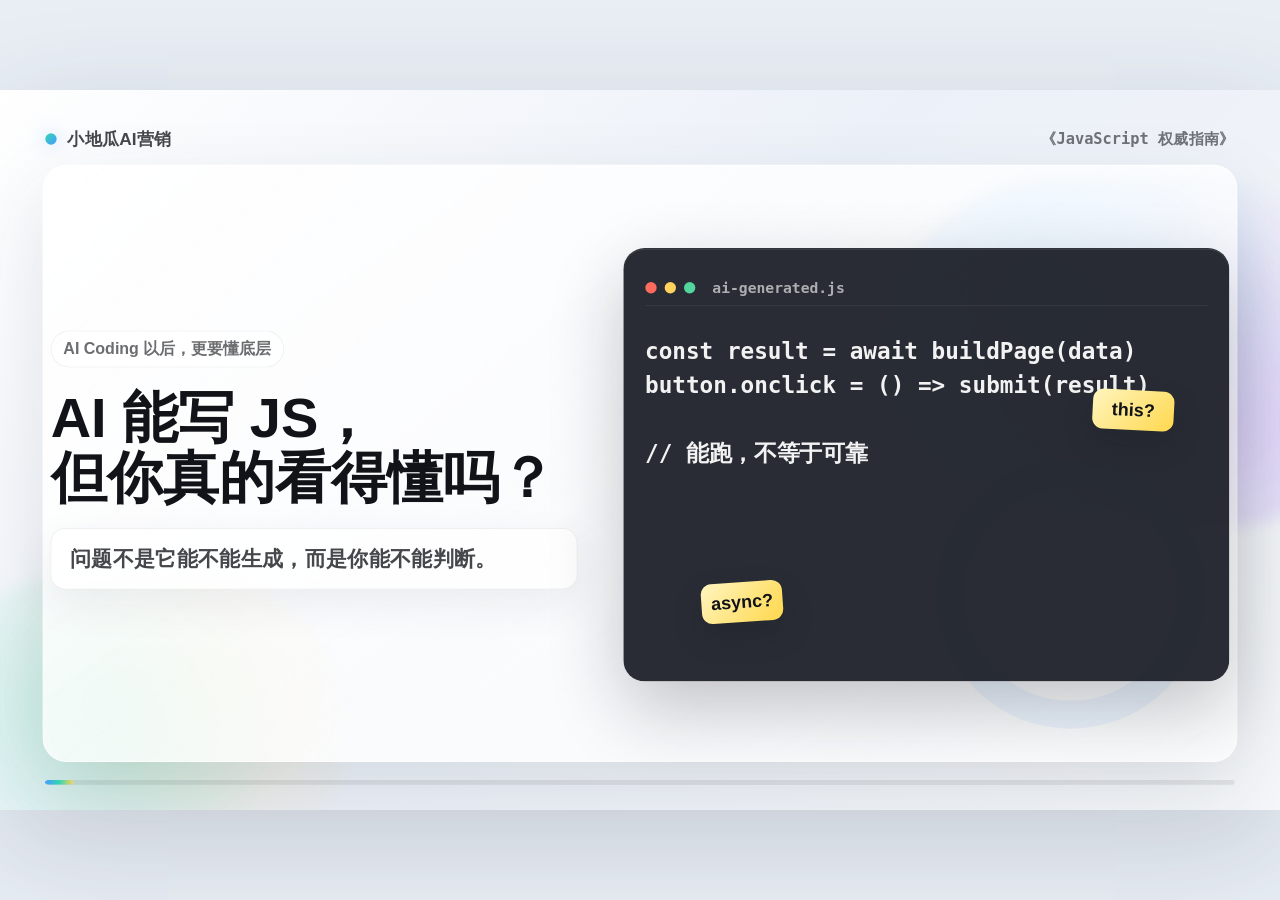
<file: index.html>
<!doctype html>
<html lang="zh-CN">
  <head>
    <meta charset="UTF-8" />
    <meta name="viewport" content="width=device-width, initial-scale=1" />
    <title>小地瓜AI营销 - 动态预览</title>
    <link rel="icon" href="data:," />
    <style>
      * {
        box-sizing: border-box;
      }

      html,
      body {
        margin: 0;
        width: 100%;
        height: 100%;
        overflow: hidden;
        background: #e9eef5;
      }

      .wrap {
        width: 100vw;
        height: 100vh;
        display: grid;
        place-items: center;
        overflow: hidden;
      }

      .shell {
        position: relative;
        width: 100vw;
        height: 56.25vw;
        max-width: 100vw;
        max-height: 100vh;
        overflow: hidden;
        box-shadow: 0 34px 110px rgba(38, 48, 64, 0.18);
      }

      iframe {
        position: absolute;
        left: 0;
        top: 0;
        width: 1920px;
        height: 1080px;
        border: 0;
        transform: scale(var(--scale, 1));
        transform-origin: left top;
      }

      audio {
        display: none;
      }
    </style>
  </head>
  <body>
    <div class="wrap">
      <div id="shell" class="shell">
        <iframe id="preview" src="./scene.html?captureTime=0"></iframe>
      </div>
    </div>
    <audio id="music" src="./assets/audio/apple-tech-bed.mp3" loop></audio>
    <script>
      const iframe = document.getElementById("preview");
      const shell = document.getElementById("shell");
      const music = document.getElementById("music");
      let startedAt = 0;

      const fit = () => {
        const scale = Math.min(window.innerWidth / 1920, window.innerHeight / 1080);
        shell.style.width = `${1920 * scale}px`;
        shell.style.height = `${1080 * scale}px`;
        iframe.style.setProperty("--scale", scale.toString());
      };

      const tick = (now) => {
        if (!startedAt) startedAt = now;
        const time = ((now - startedAt) / 1000) % 30;
        iframe.contentWindow?.setCaptureTime?.(time);
        requestAnimationFrame(tick);
      };

      iframe.addEventListener("load", () => {
        fit();
        window.addEventListener("resize", fit);
        requestAnimationFrame(tick);
        music.volume = 0.34;
        music.play().catch(() => {
          window.addEventListener("pointerdown", () => music.play(), { once: true });
        });
      });
    </script>
  </body>
</html>
</file>
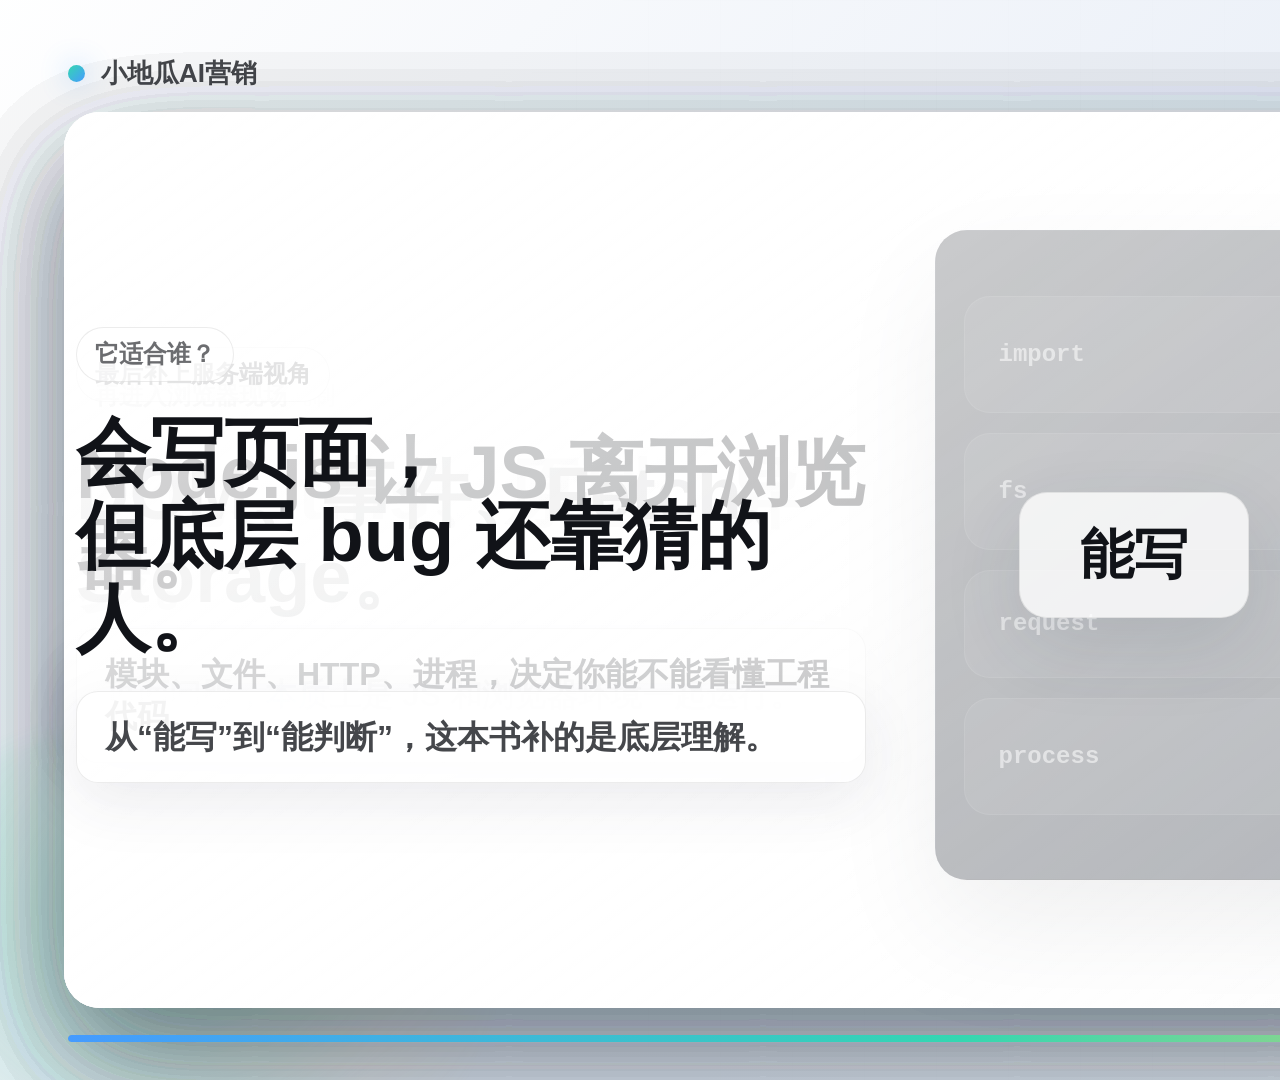
<file: scene.html>
<!doctype html>
<html lang="zh-CN">
  <head>
    <meta charset="UTF-8" />
    <meta name="viewport" content="width=1920, height=1080" />
    <title>小地瓜AI营销 - JavaScript 权威指南知识短视频</title>
    <link rel="icon" href="data:," />
    <link rel="stylesheet" href="./styles.css" />
  </head>
  <body>
    <main class="stage" data-composition-id="main" data-start="0" data-duration="30" data-width="1920" data-height="1080">
      <audio id="music" src="./assets/audio/apple-tech-bed.mp3" data-start="0" data-duration="30" data-track-index="3" data-volume="0.34"></audio>

      <div class="aurora a1" data-layout-ignore></div>
      <div class="aurora a2" data-layout-ignore></div>
      <div class="soft-grid" data-layout-ignore></div>
      <header class="hud">
        <div class="brand"><span></span>小地瓜AI营销</div>
        <div class="meta">《JavaScript 权威指南》</div>
      </header>

      <section id="scene-1" class="scene clip" data-start="0" data-duration="3" data-track-index="1">
        <div class="copy">
          <p class="kicker">AI Coding 以后，更要懂底层</p>
          <h1>AI 能写 JS，<br />但你真的看得懂吗？</h1>
          <p class="caption">问题不是它能不能生成，而是你能不能判断。</p>
        </div>
        <div class="visual code-card">
          <div class="code-head"><i></i><i></i><i></i><b>ai-generated.js</b></div>
          <pre><code>const result = await buildPage(data)
button.onclick = () =&gt; submit(result)

// 能跑，不等于可靠</code></pre>
          <span class="pin a">this?</span>
          <span class="pin b">async?</span>
        </div>
      </section>

      <section id="scene-2" class="scene clip" data-start="3" data-duration="3" data-track-index="1">
        <div class="copy">
          <p class="kicker">先纠正一个误会</p>
          <h2>它不是网页速成书。</h2>
          <p class="caption">它更像一张 JavaScript 的运行地图。</p>
        </div>
        <div class="visual compare">
          <article class="muted"><span>不是</span><strong>跟着做页面</strong></article>
          <article class="focus"><span>而是</span><strong>理解代码为什么这样运行</strong></article>
        </div>
      </section>

      <section id="scene-3" class="scene clip" data-start="6" data-duration="6" data-track-index="1">
        <div class="copy">
          <p class="kicker">先把语言底座补齐</p>
          <h2>类型、变量、对象、函数。</h2>
          <p class="caption">这些不是名词，是你读懂 AI 代码的基础坐标。</p>
        </div>
        <div class="visual grid-4">
          <article><span>value</span><strong>类型</strong><em>值到底是什么</em></article>
          <article><span>binding</span><strong>变量</strong><em>名字绑定到哪里</em></article>
          <article><span>shape</span><strong>对象</strong><em>数据如何组织</em></article>
          <article><span>reuse</span><strong>函数</strong><em>行为如何复用</em></article>
        </div>
      </section>

      <section id="scene-4" class="scene clip" data-start="12" data-duration="5" data-track-index="1">
        <div class="copy">
          <p class="kicker">真正拉开差距的是机制</p>
          <h2>闭包、this、原型、异步。</h2>
          <p class="caption">bug 最常藏在这些地方，靠猜会越来越慢。</p>
        </div>
        <div class="visual orbit">
          <div class="core">JS<br />Runtime</div>
          <span style="--x: 8%; --y: 18%">闭包</span>
          <span style="--x: 64%; --y: 18%">this</span>
          <span style="--x: 12%; --y: 68%">原型</span>
          <span style="--x: 62%; --y: 68%">异步</span>
        </div>
      </section>

      <section id="scene-5" class="scene clip" data-start="17" data-duration="5" data-track-index="1">
        <div class="copy">
          <p class="kicker">再进入浏览器现场</p>
          <h2>DOM、事件、Fetch、Storage。</h2>
          <p class="caption">页面问题，本质上是 JS 和浏览器环境一起运行。</p>
        </div>
        <div class="visual browser-map">
          <article><b>DOM</b><span>页面结构</span></article>
          <article><b>事件</b><span>用户动作</span></article>
          <article><b>Fetch</b><span>网络请求</span></article>
          <article><b>Storage</b><span>本地状态</span></article>
        </div>
      </section>

      <section id="scene-6" class="scene clip" data-start="22" data-duration="4" data-track-index="1">
        <div class="copy">
          <p class="kicker">最后补上服务端视角</p>
          <h2>Node.js 让 JS 离开浏览器。</h2>
          <p class="caption">模块、文件、HTTP、进程，决定你能不能看懂工程代码。</p>
        </div>
        <div class="visual terminal">
          <article><span>import</span><strong>模块</strong></article>
          <article><span>fs</span><strong>文件</strong></article>
          <article><span>request</span><strong>HTTP</strong></article>
          <article><span>process</span><strong>进程</strong></article>
        </div>
      </section>

      <section id="scene-7" class="scene clip" data-start="26" data-duration="4" data-track-index="1">
        <div class="copy">
          <p class="kicker">它适合谁？</p>
          <h2>会写页面，<br />但底层 bug 还靠猜的人。</h2>
          <p class="caption">从“能写”到“能判断”，这本书补的是底层理解。</p>
        </div>
        <div class="visual upgrade">
          <span>能写</span><i></i><strong>能判断</strong>
        </div>
      </section>

      <div class="progress"><i></i></div>
    </main>

    <script>
      window.__timelines = window.__timelines || {};
      window.__timelines.main = { duration: () => 30 };

      window.setCaptureTime = (time) => {
        const t = Math.max(0, Math.min(29.999, Number(time) || 0));
        const scenes = Array.from(document.querySelectorAll(".scene"));
        document.documentElement.classList.add("manual-capture");
        scenes.forEach((scene) => {
          const start = Number(scene.dataset.start || 0);
          const duration = Number(scene.dataset.duration || 0);
          const active = t >= start && t < start + duration;
          scene.style.display = active ? "grid" : "none";
          if (active) {
            const local = t - start;
            scene.style.setProperty("--local-time", local.toFixed(3));
            const visual = scene.querySelector(".visual");
            if (visual) {
              visual.style.transform = `translate3d(0, ${Math.sin(local * 1.55) * 8}px, 0)`;
            }
          }
        });
        document.querySelector(".progress i").style.width = `${(t / 30) * 100}%`;
        document.querySelector(".a1").style.transform = `translate3d(${Math.sin(t * 0.33) * 28}px, ${Math.cos(t * 0.27) * 18}px, 0) scale(${1 + Math.sin(t * 0.22) * 0.04})`;
        document.querySelector(".a2").style.transform = `translate3d(${Math.cos(t * 0.29) * 22}px, ${Math.sin(t * 0.31) * 20}px, 0) scale(${1 + Math.cos(t * 0.2) * 0.035})`;
      };

      const captureTime = new URLSearchParams(window.location.search).get("captureTime");
      if (captureTime !== null) {
        requestAnimationFrame(() => window.setCaptureTime(captureTime));
      }
    </script>
  </body>
</html>
</file>
<file: styles.css>
* {
  box-sizing: border-box;
}

html,
body {
  margin: 0;
  width: 1920px;
  height: 1080px;
  overflow: hidden;
  background: #f3f5f8;
  color: #111318;
  font-family: "Avenir Next", "SF Pro Display", "PingFang SC", "Hiragino Sans GB", "Microsoft YaHei", sans-serif;
}

.stage {
  position: relative;
  width: 1920px;
  height: 1080px;
  overflow: hidden;
  background:
    linear-gradient(135deg, rgba(255, 255, 255, 0.96), rgba(235, 240, 248, 0.9) 46%, rgba(245, 247, 249, 0.98)),
    #f3f5f8;
}

.aurora {
  position: absolute;
  z-index: 1;
  border-radius: 999px;
  filter: blur(10px);
  opacity: 0.78;
  animation: breathe 9000ms ease-in-out infinite alternate;
}

.a1 {
  width: 760px;
  height: 520px;
  right: -160px;
  top: 118px;
  background:
    radial-gradient(circle at 30% 32%, rgba(92, 180, 255, 0.52), rgba(92, 180, 255, 0) 58%),
    radial-gradient(circle at 68% 70%, rgba(173, 126, 255, 0.36), rgba(173, 126, 255, 0) 60%);
}

.a2 {
  width: 620px;
  height: 460px;
  left: -130px;
  bottom: -110px;
  background:
    radial-gradient(circle at 42% 42%, rgba(67, 219, 174, 0.36), rgba(67, 219, 174, 0) 62%),
    radial-gradient(circle at 66% 32%, rgba(255, 209, 92, 0.28), rgba(255, 209, 92, 0) 58%);
  animation-delay: -2700ms;
}

.soft-grid {
  position: absolute;
  inset: 0;
  z-index: 2;
  opacity: 0.32;
  background-image:
    linear-gradient(rgba(17, 19, 24, 0.055) 1px, transparent 1px),
    linear-gradient(90deg, rgba(17, 19, 24, 0.055) 1px, transparent 1px);
  background-size: 72px 72px;
  mask-image: radial-gradient(circle at 50% 48%, #000, transparent 74%);
}

.hud {
  position: absolute;
  top: 44px;
  left: 68px;
  right: 68px;
  z-index: 50;
  display: flex;
  align-items: center;
  justify-content: space-between;
  height: 58px;
  color: rgba(17, 19, 24, 0.78);
  font-size: 26px;
  font-weight: 850;
}

.brand,
.meta {
  display: flex;
  align-items: center;
  gap: 16px;
}

.brand span {
  width: 17px;
  height: 17px;
  border-radius: 50%;
  background: linear-gradient(135deg, #34d7b1, #459bff);
  box-shadow: 0 0 28px rgba(69, 155, 255, 0.42);
}

.meta {
  color: rgba(17, 19, 24, 0.58);
  font-family: "Menlo", "SFMono-Regular", monospace;
  font-size: 23px;
  font-weight: 800;
}

.scene {
  position: absolute;
  inset: 0;
  z-index: 5;
  display: grid;
  grid-template-columns: 0.93fr 1.07fr;
  gap: 68px;
  align-items: center;
  padding: 126px 76px 96px;
}

.scene::before {
  content: "";
  position: absolute;
  inset: 112px 64px 72px;
  z-index: 2;
  border: 1px solid rgba(255, 255, 255, 0.74);
  border-radius: 36px;
  background:
    linear-gradient(145deg, rgba(255, 255, 255, 0.76), rgba(255, 255, 255, 0.36)),
    rgba(255, 255, 255, 0.4);
  box-shadow:
    0 46px 120px rgba(45, 55, 72, 0.12),
    inset 0 1px 0 rgba(255, 255, 255, 0.9);
}

.scene::after {
  content: "";
  position: absolute;
  right: 112px;
  bottom: 122px;
  z-index: 3;
  width: 320px;
  height: 320px;
  border-radius: 50%;
  border: 42px solid rgba(69, 155, 255, 0.08);
}

.copy,
.visual {
  position: relative;
  z-index: 10;
  animation: contentIn 720ms cubic-bezier(0.16, 1, 0.3, 1) both;
}

.visual {
  animation-delay: 120ms;
}

.copy {
  min-height: 720px;
  display: flex;
  flex-direction: column;
  justify-content: center;
  gap: 30px;
}

h1,
h2,
p,
pre {
  margin: 0;
}

.kicker {
  display: inline-flex;
  align-self: flex-start;
  margin: 0;
  padding: 12px 18px;
  border: 1px solid rgba(17, 19, 24, 0.08);
  border-radius: 999px;
  color: rgba(17, 19, 24, 0.62);
  background: rgba(255, 255, 255, 0.58);
  box-shadow: inset 0 1px 0 rgba(255, 255, 255, 0.76);
  font-size: 24px;
  line-height: 1.2;
  font-weight: 780;
}

h1 {
  max-width: 780px;
  font-size: 84px;
  line-height: 1.08;
  font-weight: 900;
  letter-spacing: 0;
}

h2 {
  max-width: 790px;
  font-size: 74px;
  line-height: 1.12;
  font-weight: 900;
  letter-spacing: 0;
}

.caption {
  max-width: 790px;
  padding: 24px 28px;
  color: rgba(17, 19, 24, 0.78);
  border: 1px solid rgba(17, 19, 24, 0.08);
  border-radius: 22px;
  background: rgba(255, 255, 255, 0.7);
  box-shadow:
    0 22px 60px rgba(45, 55, 72, 0.08),
    inset 0 1px 0 rgba(255, 255, 255, 0.86);
  font-size: 32px;
  line-height: 1.32;
  font-weight: 780;
}

.visual {
  min-height: 650px;
}

.code-card {
  padding: 32px;
  border: 1px solid rgba(17, 19, 24, 0.08);
  border-radius: 32px;
  background: rgba(18, 22, 30, 0.9);
  box-shadow:
    0 42px 110px rgba(18, 22, 30, 0.24),
    inset 0 1px 0 rgba(255, 255, 255, 0.14);
}

.code-head {
  height: 54px;
  display: flex;
  align-items: center;
  gap: 12px;
  border-bottom: 1px solid rgba(255, 255, 255, 0.12);
  color: rgba(255, 255, 255, 0.62);
  font-family: "Menlo", "SFMono-Regular", monospace;
  font-size: 22px;
  font-weight: 760;
}

.code-head i {
  width: 17px;
  height: 17px;
  border-radius: 50%;
  background: #ff6b5f;
}

.code-head i:nth-child(2) {
  background: #ffd25e;
}

.code-head i:nth-child(3) {
  background: #52d69d;
}

.code-head b {
  margin-left: 14px;
}

.code-card pre {
  padding-top: 42px;
  color: rgba(255, 255, 255, 0.94);
  font-family: "Menlo", "SFMono-Regular", monospace;
  font-size: 34px;
  line-height: 1.5;
  font-weight: 760;
  white-space: pre-wrap;
}

.pin {
  position: absolute;
  display: grid;
  place-items: center;
  min-width: 122px;
  height: 60px;
  color: #111318;
  border-radius: 16px;
  background: linear-gradient(135deg, #fff5bf, #ffd84d);
  box-shadow: 0 20px 44px rgba(17, 19, 24, 0.2);
  font-size: 27px;
  font-weight: 900;
}

.pin.a {
  right: 82px;
  top: 212px;
  transform: rotate(3deg);
}

.pin.b {
  left: 116px;
  bottom: 88px;
  transform: rotate(-4deg);
}

.compare {
  display: grid;
  gap: 28px;
  align-content: center;
}

.compare article {
  min-height: 210px;
  padding: 34px 42px;
  display: flex;
  flex-direction: column;
  justify-content: center;
  gap: 16px;
  border: 1px solid rgba(17, 19, 24, 0.08);
  border-radius: 28px;
  background: rgba(255, 255, 255, 0.66);
  box-shadow: 0 28px 80px rgba(45, 55, 72, 0.1);
}

.compare span {
  color: rgba(17, 19, 24, 0.54);
  font-size: 26px;
  font-weight: 820;
}

.compare strong {
  font-size: 56px;
  line-height: 1.08;
  font-weight: 900;
}

.compare .muted {
  opacity: 0.58;
}

.compare .focus {
  color: #fff;
  background:
    linear-gradient(135deg, rgba(21, 27, 38, 0.96), rgba(51, 67, 91, 0.92)),
    #111827;
}

.compare .focus span {
  color: rgba(255, 255, 255, 0.62);
}

.grid-4 {
  display: grid;
  grid-template-columns: repeat(2, 1fr);
  gap: 22px;
  align-content: center;
}

.grid-4 article {
  min-height: 238px;
  padding: 30px;
  display: flex;
  flex-direction: column;
  justify-content: space-between;
  border: 1px solid rgba(17, 19, 24, 0.08);
  border-radius: 30px;
  background:
    linear-gradient(145deg, rgba(255, 255, 255, 0.76), rgba(255, 255, 255, 0.48)),
    rgba(255, 255, 255, 0.62);
  box-shadow: 0 26px 70px rgba(45, 55, 72, 0.1);
}

.grid-4 span,
.terminal span {
  color: rgba(17, 19, 24, 0.44);
  font-family: "Menlo", "SFMono-Regular", monospace;
  font-size: 24px;
  font-weight: 800;
}

.grid-4 strong {
  font-size: 56px;
  line-height: 1;
  font-weight: 900;
}

.grid-4 em {
  color: rgba(17, 19, 24, 0.58);
  font-size: 27px;
  line-height: 1.26;
  font-style: normal;
  font-weight: 760;
}

.orbit {
  width: 650px;
  height: 650px;
  justify-self: center;
  align-self: center;
  border-radius: 50%;
  background:
    radial-gradient(circle at center, rgba(255, 255, 255, 0.94) 0 18%, rgba(255, 255, 255, 0.3) 19% 20%, transparent 21%),
    repeating-radial-gradient(circle at center, transparent 0 120px, rgba(17, 19, 24, 0.08) 121px 122px),
    linear-gradient(135deg, rgba(69, 155, 255, 0.18), rgba(173, 126, 255, 0.12));
  box-shadow:
    0 42px 100px rgba(69, 155, 255, 0.14),
    inset 0 1px 0 rgba(255, 255, 255, 0.8);
  animation: slowFloat 5000ms ease-in-out infinite alternate;
}

.orbit::after {
  content: "";
  position: absolute;
  inset: 32px;
  border-radius: 50%;
  border: 1px solid rgba(17, 19, 24, 0.08);
  border-top-color: rgba(69, 155, 255, 0.46);
  animation: orbitSpin 6000ms linear infinite;
}

.core {
  position: absolute;
  left: 50%;
  top: 50%;
  transform: translate(-50%, -50%);
  width: 170px;
  height: 170px;
  display: grid;
  place-items: center;
  color: #fff;
  border-radius: 50%;
  background: linear-gradient(135deg, #111318, #384152);
  text-align: center;
  font-family: "Menlo", "SFMono-Regular", monospace;
  font-size: 28px;
  line-height: 1.15;
  font-weight: 850;
  box-shadow: 0 26px 60px rgba(17, 19, 24, 0.26);
}

.orbit span {
  position: absolute;
  left: var(--x);
  top: var(--y);
  min-width: 132px;
  height: 64px;
  display: grid;
  place-items: center;
  color: #111318;
  border: 1px solid rgba(17, 19, 24, 0.08);
  border-radius: 999px;
  background: rgba(255, 255, 255, 0.84);
  box-shadow: 0 24px 56px rgba(45, 55, 72, 0.14);
  font-size: 30px;
  font-weight: 880;
}

.browser-map,
.terminal {
  display: grid;
  gap: 20px;
  align-content: center;
}

.browser-map article,
.terminal article {
  min-height: 116px;
  padding: 24px 34px;
  display: flex;
  align-items: center;
  justify-content: space-between;
  border: 1px solid rgba(17, 19, 24, 0.08);
  border-radius: 26px;
  background: rgba(255, 255, 255, 0.66);
  box-shadow: 0 24px 66px rgba(45, 55, 72, 0.09);
}

.browser-map article:nth-child(1) {
  border-left: 10px solid #459bff;
}

.browser-map article:nth-child(2) {
  border-left: 10px solid #34d7b1;
}

.browser-map article:nth-child(3) {
  border-left: 10px solid #ffd25e;
}

.browser-map article:nth-child(4) {
  border-left: 10px solid #ad7eff;
}

.browser-map b,
.terminal strong {
  font-size: 50px;
  font-weight: 900;
}

.browser-map span {
  color: rgba(17, 19, 24, 0.56);
  font-size: 29px;
  font-weight: 760;
}

.terminal {
  padding: 28px;
  border: 1px solid rgba(17, 19, 24, 0.08);
  border-radius: 32px;
  background:
    linear-gradient(135deg, rgba(18, 22, 30, 0.94), rgba(45, 54, 70, 0.9)),
    #111827;
  box-shadow: 0 42px 110px rgba(18, 22, 30, 0.22);
}

.terminal article {
  min-height: 104px;
  color: #fff;
  border: 1px solid rgba(255, 255, 255, 0.08);
  background: rgba(255, 255, 255, 0.07);
  box-shadow: none;
}

.terminal span {
  color: rgba(255, 255, 255, 0.54);
}

.upgrade {
  display: flex;
  align-items: center;
  justify-content: center;
  gap: 34px;
  color: #111318;
  font-size: 54px;
  font-weight: 900;
}

.upgrade span,
.upgrade strong {
  min-width: 230px;
  min-height: 126px;
  display: grid;
  place-items: center;
  padding: 0 34px;
  border-radius: 28px;
  border: 1px solid rgba(17, 19, 24, 0.08);
  background: rgba(255, 255, 255, 0.78);
  box-shadow: 0 28px 80px rgba(45, 55, 72, 0.12);
}

.upgrade strong {
  color: #fff;
  background: linear-gradient(135deg, #111318, #384152);
}

.upgrade i {
  width: 210px;
  height: 7px;
  border-radius: 999px;
  background: linear-gradient(90deg, #459bff, #34d7b1);
  box-shadow: 0 0 26px rgba(69, 155, 255, 0.28);
}

.progress {
  position: absolute;
  left: 68px;
  right: 68px;
  bottom: 38px;
  z-index: 70;
  height: 7px;
  border-radius: 999px;
  background: rgba(17, 19, 24, 0.08);
  overflow: hidden;
}

.progress i {
  display: block;
  width: 0%;
  height: 100%;
  border-radius: inherit;
  background: linear-gradient(90deg, #459bff, #34d7b1, #ffd25e);
  animation: fillProgress 30000ms linear both;
}

.manual-capture *,
.manual-capture *::before,
.manual-capture *::after {
  animation-play-state: paused !important;
}

.manual-capture .copy,
.manual-capture .visual {
  opacity: 1;
  filter: none;
  animation: none !important;
}

.manual-capture .progress i {
  animation: none !important;
}

@keyframes contentIn {
  from {
    opacity: 0;
    transform: translateY(24px) scale(0.992);
    filter: blur(12px);
  }
  to {
    opacity: 1;
    transform: translateY(0) scale(1);
    filter: blur(0);
  }
}

@keyframes fillProgress {
  from {
    width: 0%;
  }
  to {
    width: 100%;
  }
}

@keyframes breathe {
  from {
    transform: translate3d(0, 0, 0) scale(1);
  }
  to {
    transform: translate3d(-34px, 18px, 0) scale(1.06);
  }
}

@keyframes slowFloat {
  from {
    transform: translateY(-8px);
  }
  to {
    transform: translateY(12px);
  }
}

@keyframes orbitSpin {
  from {
    transform: rotate(0deg);
  }
  to {
    transform: rotate(360deg);
  }
}
</file>
